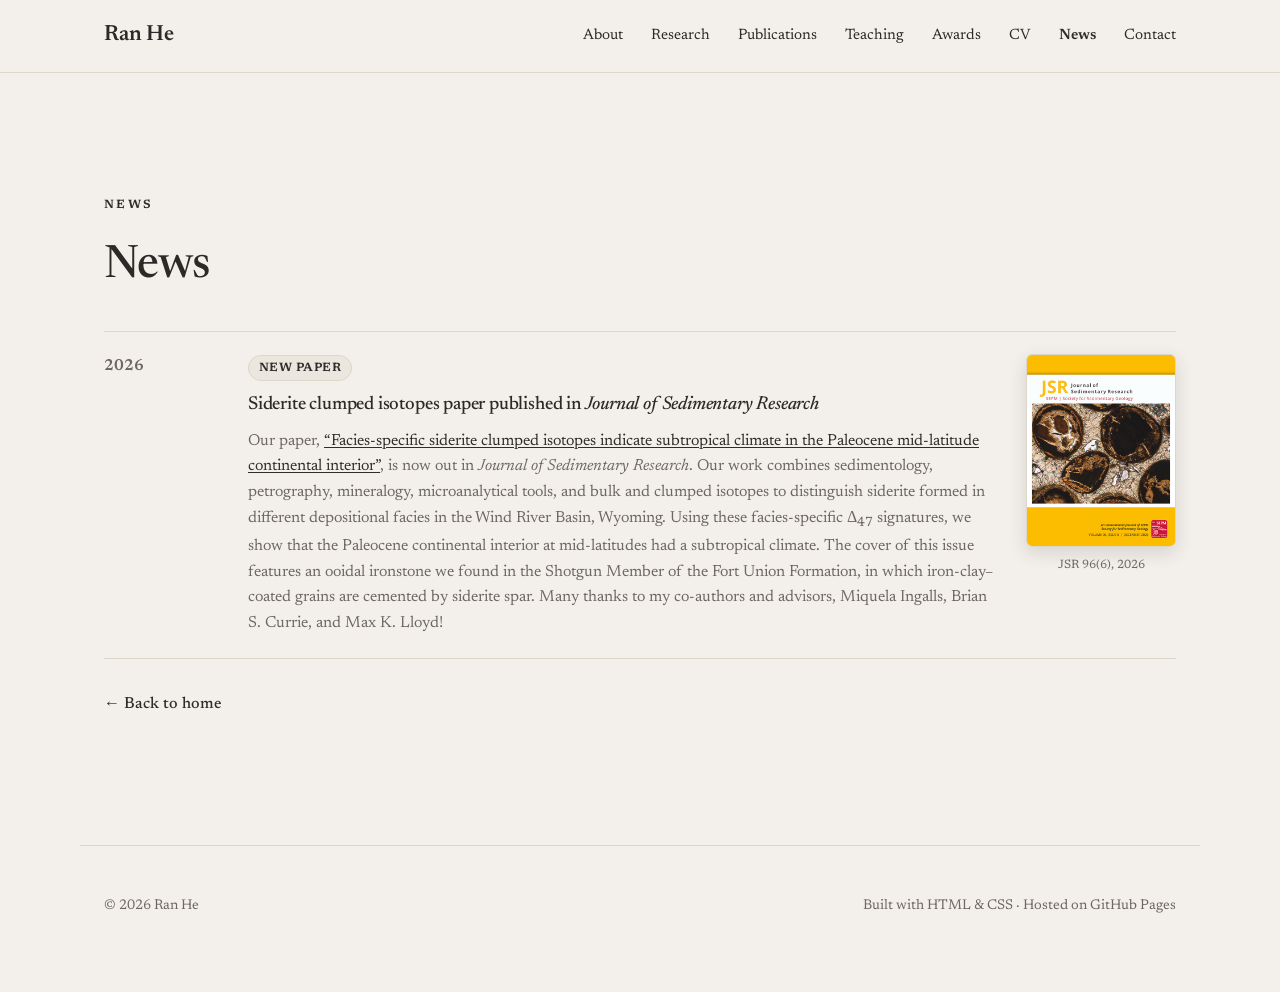
<file: news.html>
<!DOCTYPE html>
<html lang="en">
<head>
  <link rel="preconnect" href="https://fonts.googleapis.com">
  <link rel="preconnect" href="https://fonts.gstatic.com" crossorigin>
  <link href="https://fonts.googleapis.com/css2?family=Newsreader:ital,opsz,wght@0,6..72,300..700;1,6..72,300..600&display=swap" rel="stylesheet">
  <meta charset="UTF-8">
  <meta name="viewport" content="width=device-width, initial-scale=1.0">

  <title>News | Ran He</title>
  <meta name="description" content="News and updates from Ran He">

  <link rel="stylesheet" href="style.css">

  <!-- ===== Warm stone theme: overrides the colors in style.css ===== -->
  <style>
    :root {
      --sky-bg:          #f3f0eb;  /* page background (warm ivory) */
      --sky-surface:     #faf8f4;  /* cards */
      --sky-tint:        #ebe6de;  /* light stone panels */
      --sky-border:      #ddd6ca;
      --sky-accent:      #8c7f6c;  /* taupe accent */
      --sky-accent-dark: #2e2d2b;  /* links, buttons, labels (charcoal) */
      --sky-ink:         #2b2a28;  /* main text */
      --sky-muted:       #6d675f;  /* secondary text */
    }

    body { background: var(--sky-bg); color: var(--sky-ink); }

    nav { background: rgba(243, 240, 235, 0.94); border-bottom: 1px solid var(--sky-border); }
    nav a, .name, .nav-links a { color: var(--sky-ink); }
    .nav-links a:hover { color: var(--sky-accent-dark); }

    h1, h2, h3 { color: var(--sky-ink); }
    .eyebrow, .section-label, .number, .year { color: var(--sky-accent-dark); }
    .hero-description, .section-intro, .journal { color: var(--sky-muted); }

    .button.primary {
      background: var(--sky-accent-dark);
      border-color: var(--sky-accent-dark);
      color: #fff;
    }
    .button.primary:hover { background: #111; border-color: #111; }
    /* Secondary button now matches the primary (both filled) */
    .button.secondary {
      background: var(--sky-accent-dark);
      border: 1px solid var(--sky-accent-dark);
      color: #fff;
    }
    .button.secondary:hover { background: #111; border-color: #111; }

    .hero-card, .research-card { background: var(--sky-surface); border: 1px solid var(--sky-border); }
    .photo-placeholder { background: var(--sky-tint); color: var(--sky-accent-dark); overflow: hidden; padding: 0; }
    .photo-placeholder img { display: block; width: 100%; height: 100%; object-fit: cover; border-radius: inherit; }
    .cv-box { background: var(--sky-tint); border: 1px solid var(--sky-border); }
    .publication { border-color: var(--sky-border); }

    .contact-links a { color: var(--sky-accent-dark); border-color: var(--sky-border); }
    .contact-links a:hover { background: var(--sky-tint); }

    footer { color: var(--sky-muted); border-color: var(--sky-border); }

    /* Publication links */
    .section-intro a { color: var(--sky-accent-dark); text-decoration: underline; text-underline-offset: 2px; }
    .section-intro a:hover { color: #000; }
    .publication h3 a { color: inherit; text-decoration: none; }
    .publication h3 a:hover { color: var(--sky-accent-dark); text-decoration: underline; }

    /* Research project cards: 2 x 2 grid, 1 column on phones */
    .research-grid { display: grid; grid-template-columns: repeat(2, minmax(0, 1fr)); gap: 24px; }
    @media (max-width: 720px) { .research-grid { grid-template-columns: 1fr; } }
    .card-link { margin-top: 12px; }
    .card-link a { color: var(--sky-accent-dark); font-weight: 500; text-decoration: none; }
    .card-link a:hover { text-decoration: underline; }

    /* Merged TA entry */
    .ta-list { list-style: none; padding: 0; margin: 8px 0 0; }
    .ta-list li { padding: 6px 0; }
    .ta-list li strong { font-weight: 500; }
    .ta-list li p { margin: 4px 0 0; }

    /* ===== Mobile menu (☰ button + pop-up list) ===== */
    .nav-container { position: relative; }
    .menu-toggle {
      display: none;                      /* shown by script when the top links are hidden */
      margin-left: auto; width: 44px; height: 44px; padding: 0;
      background: transparent; border: 1px solid var(--sky-border); border-radius: 10px;
      cursor: pointer; align-items: center; justify-content: center; flex-direction: column; gap: 5px;
    }
    .menu-toggle span {
      display: block; width: 20px; height: 2px; border-radius: 2px;
      background: var(--sky-ink); transition: transform 0.2s, opacity 0.2s;
    }
    nav.links-hidden .menu-toggle { display: inline-flex; }
    nav.menu-open .menu-toggle span:nth-child(1) { transform: translateY(7px) rotate(45deg); }
    nav.menu-open .menu-toggle span:nth-child(2) { opacity: 0; }
    nav.menu-open .menu-toggle span:nth-child(3) { transform: translateY(-7px) rotate(-45deg); }

    .mobile-menu {
      display: none; position: absolute; right: 16px; top: calc(100% + 8px);
      min-width: 200px; padding: 8px; z-index: 200;
      background: var(--sky-surface); border: 1px solid var(--sky-border); border-radius: 14px;
      box-shadow: 0 12px 32px rgba(43, 42, 40, 0.12);
    }
    nav.menu-open .mobile-menu { display: block; }
    .mobile-menu a {
      display: block; padding: 11px 14px; border-radius: 9px;
      color: var(--sky-ink); text-decoration: none; font-size: 1rem;
    }
    .mobile-menu a:hover, .mobile-menu a:focus-visible { background: var(--sky-tint); color: var(--sky-accent-dark); }

    /* ===== News ===== */
    .news-list { list-style: none; padding: 0; margin: 8px 0 0; }
    .news-item {
      display: grid; grid-template-columns: 120px minmax(0, 1fr); gap: 24px;
      padding: 22px 0; border-top: 1px solid var(--sky-border);
    }
    .news-item:last-child { border-bottom: 1px solid var(--sky-border); }
    @media (max-width: 720px) { .news-item { grid-template-columns: 1fr; gap: 6px; } }
    .news-date { margin: 0; font-weight: 600; color: var(--sky-accent-dark); }
    .news-tag {
      display: inline-block; margin: 0 0 8px; padding: 2px 10px;
      font-size: 12px; font-weight: 600; letter-spacing: 0.04em; text-transform: uppercase;
      color: var(--sky-accent-dark); background: var(--sky-tint);
      border: 1px solid var(--sky-border); border-radius: 999px;
    }
    .news-item h3 { margin: 0 0 8px; }
    .news-item p { margin: 0; color: var(--sky-muted); line-height: 1.6; }
    .news-item a { color: var(--sky-accent-dark); text-decoration: underline; text-underline-offset: 2px; }
    .news-item a:hover { color: #000; }

    /* Cover image next to a news post */
    .news-body { display: flex; gap: 24px; align-items: flex-start; }
    .news-cover {
      flex: none; width: 150px; margin: 0;
    }
    .news-cover img {
      display: block; width: 100%; height: auto; border-radius: 6px;
      border: 1px solid var(--sky-border);
      box-shadow: 0 6px 18px rgba(43, 42, 40, 0.14);
    }
    .news-cover a { text-decoration: none; }
    .news-cover figcaption { margin-top: 8px; font-size: 12px; color: var(--sky-muted); text-align: center; }
    @media (max-width: 720px) {
      .news-body { flex-direction: column; }
      .news-cover { width: 140px; }
    }

    /* News page */
    .nav-links a[aria-current="page"], .mobile-menu a[aria-current="page"] { color: var(--sky-accent-dark); font-weight: 600; }
    .back-link { margin-top: 32px; }
    .back-link a { color: var(--sky-accent-dark); font-weight: 500; text-decoration: none; }
    .back-link a:hover { text-decoration: underline; }
  </style>
</head>

<body>

  <nav>
    <div class="nav-container">
      <a class="name" href="index.html">Ran He</a>

      <div class="nav-links">
        <a href="index.html#about">About</a>
        <a href="index.html#research">Research</a>
        <a href="index.html#publications">Publications</a>
        <a href="index.html#teaching">Teaching</a>
        <a href="index.html#awards">Awards</a>
        <a href="index.html#cv">CV</a>
        <a href="news.html" aria-current="page">News</a>
        <a href="index.html#contact">Contact</a>
      </div>

      <!-- Mobile: ☰ button + pop-up menu -->
      <button class="menu-toggle" type="button" aria-label="Open menu" aria-expanded="false" aria-controls="mobile-menu">
        <span></span><span></span><span></span>
      </button>

      <div class="mobile-menu" id="mobile-menu">
        <a href="index.html#about">About</a>
        <a href="index.html#research">Research</a>
        <a href="index.html#publications">Publications</a>
        <a href="index.html#teaching">Teaching</a>
        <a href="index.html#awards">Awards</a>
        <a href="index.html#cv">CV</a>
        <a href="news.html" aria-current="page">News</a>
        <a href="index.html#field-areas">Field Areas</a>
        <a href="index.html#contact">Contact</a>
      </div>
    </div>
  </nav>


  <main>

    <!-- NEWS -->
    <!-- To add a post: copy one <li class="news-item"> block and paste it at the TOP of the list (newest first). -->
    <section id="news">

      <p class="section-label">NEWS</p>

      <h2>News</h2>

      <ul class="news-list">

        <li class="news-item">
          <p class="news-date">2026</p>  <!-- e.g. change to "Jun 2026" -->
          <div class="news-body">
            <div>
            <span class="news-tag">New paper</span>
            <h3>Siderite clumped isotopes paper published in <em>Journal of Sedimentary Research</em></h3>
            <p>
              Our paper, <a href="https://doi.org/10.2110/jsr.2026.008" target="_blank" rel="noopener">“Facies-specific
              siderite clumped isotopes indicate subtropical climate in the Paleocene mid-latitude continental
              interior”</a>, is now out in <em>Journal of Sedimentary Research</em>. Our work combines
              sedimentology, petrography, mineralogy, microanalytical tools, and bulk and clumped isotopes to
              distinguish siderite formed in different depositional facies in the Wind River Basin, Wyoming. Using
              these facies-specific &Delta;<sub>47</sub> signatures, we show that the Paleocene continental interior
              at mid-latitudes had a subtropical climate. The cover of this issue features an ooidal ironstone we
              found in the Shotgun Member of the Fort Union Formation, in which iron-clay–coated grains are cemented
              by siderite spar. Many thanks to my co-authors and advisors, Miquela Ingalls, Brian S. Currie, and
              Max K. Lloyd!
            </p>
            </div>
            <!-- Cover image: put the file "jsr-cover.jpg" next to news.html (hidden automatically if missing) -->
            <figure class="news-cover">
              <a href="https://doi.org/10.2110/jsr.2026.008" target="_blank" rel="noopener">
                <img src="jsr-cover.jpg" alt="Cover of Journal of Sedimentary Research, volume 96, issue 6"
                     onerror="this.closest('figure').style.display='none'">
              </a>
              <figcaption>JSR 96(6), 2026</figcaption>
            </figure>
          </div>
        </li>

      </ul>

      <p class="back-link"><a href="index.html">&larr; Back to home</a></p>

    </section>

  </main>


  <footer>
    <p>© 2026 Ran He</p>

    <p>
      Built with HTML & CSS · Hosted on GitHub Pages
    </p>
  </footer>


  <!-- ===== Mobile menu ===== -->
  <script>
    (function () {
      var nav = document.querySelector("body > nav");
      var links = nav.querySelector(".nav-links");
      var btn = nav.querySelector(".menu-toggle");
      var menu = nav.querySelector(".mobile-menu");

      function setOpen(open) {
        nav.classList.toggle("menu-open", open);
        btn.setAttribute("aria-expanded", open ? "true" : "false");
        btn.setAttribute("aria-label", open ? "Close menu" : "Open menu");
      }

      // Show the ☰ button whenever style.css hides the top links (phones, narrow windows)
      function check() {
        var hidden = getComputedStyle(links).display === "none";
        nav.classList.toggle("links-hidden", hidden);
        if (!hidden) setOpen(false);
      }

      btn.addEventListener("click", function (e) {
        e.stopPropagation();
        setOpen(!nav.classList.contains("menu-open"));
      });
      menu.addEventListener("click", function (e) {
        if (e.target.tagName === "A") setOpen(false);       // close after choosing
      });
      document.addEventListener("click", function (e) {
        if (!nav.contains(e.target)) setOpen(false);         // tap outside closes
      });
      document.addEventListener("keydown", function (e) {
        if (e.key === "Escape") setOpen(false);
      });
      window.addEventListener("resize", check);
      check();
    })();
  </script>



</body>
</html>
</file>
<file: style.css>
:root {
  --background: #f4f1ea;
  --surface: #ffffff;
  --text: #1b1915;
  --muted: #6c665b;
  --accent: #a6482e;
  --accent-light: #ece2d6;
  --border: #e2dace;
  --max-width: 1120px;

  --font-display: "Newsreader", Georgia, "Times New Roman", serif;
  --font-body: "Newsreader", Georgia, "Times New Roman", serif;
}

* { box-sizing: border-box; }
html { scroll-behavior: smooth; }

body {
  margin: 0;
  font-family: var(--font-body);
  font-optical-sizing: auto;
  background: var(--background);
  color: var(--text);
  line-height: 1.7;
}

h1, h2, h3, .name {
  font-family: var(--font-display);
  font-optical-sizing: auto;
  font-weight: 500;
  letter-spacing: -0.01em;
}

a { color: inherit; text-decoration: none; }

/* NAV */
nav {
  position: sticky;
  top: 0;
  z-index: 10;
  background: rgba(244, 241, 234, 0.92);
  backdrop-filter: blur(12px);
  border-bottom: 1px solid var(--border);
}
.nav-container {
  max-width: var(--max-width);
  margin: auto;
  height: 72px;
  padding: 0 24px;
  display: flex;
  align-items: center;
  justify-content: space-between;
}
.name { font-weight: 600; font-size: 22px; }
.nav-links { display: flex; gap: 28px; font-size: 15px; }
.nav-links a:hover { color: var(--accent); }

/* LAYOUT */
main { max-width: var(--max-width); margin: auto; padding: 0 24px; }
section { padding: 110px 0; }

/* HERO */
.hero {
  min-height: calc(100vh - 72px);
  display: grid;
  grid-template-columns: 1.6fr 0.8fr;
  gap: 90px;
  align-items: center;
}
.eyebrow,
.section-label {
  font-family: var(--font-body);
  font-size: 12px;
  letter-spacing: 0.2em;
  text-transform: uppercase;
  font-weight: 600;
  color: var(--accent);
}
.hero h1 {
  font-size: clamp(48px, 7vw, 84px);
  line-height: 1.03;
  margin: 18px 0 30px;
  letter-spacing: -0.02em;
  font-weight: 500;
}
.hero h1 span { color: var(--accent); font-style: italic; }
.hero-description {
  font-size: 21px;
  line-height: 1.6;
  max-width: 700px;
  color: var(--muted);
}
.buttons { margin-top: 40px; display: flex; gap: 14px; }
.button {
  font-family: var(--font-body);
  display: inline-block;
  padding: 13px 24px;
  border-radius: 8px;
  font-weight: 600;
  font-size: 15px;
}
.primary { background: var(--accent); color: white; }
.secondary { border: 1px solid var(--border); background: var(--surface); }

/* HERO CARD */
.hero-card {
  background: var(--surface);
  border: 1px solid var(--border);
  border-radius: 18px;
  padding: 24px;
  box-shadow: 0 12px 35px rgba(0, 0, 0, 0.05);
}
.photo-placeholder {
  width: 100%;
  aspect-ratio: 4 / 5;
  background: var(--accent-light);
  display: flex;
  justify-content: center;
  align-items: center;
  border-radius: 12px;
  color: var(--accent);
  font-size: 12px;
  letter-spacing: 0.12em;
}
.hero-card h2 { margin-bottom: 3px; font-size: 24px; }
.hero-card p { margin: 0; color: var(--muted); }

/* SECTION HEADINGS */
section > h2 {
  font-size: 46px;
  margin: 8px 0 25px;
  letter-spacing: -0.02em;
  font-weight: 500;
}
.section-intro { max-width: 800px; font-size: 20px; color: var(--muted); }

/* RESEARCH */
.research-grid {
  display: grid;
  grid-template-columns: repeat(3, 1fr);
  gap: 22px;
  margin-top: 45px;
}
.research-card {
  background: var(--surface);
  padding: 30px;
  border: 1px solid var(--border);
  border-radius: 14px;
}
.research-card .number {
  font-family: var(--font-body);
  color: var(--accent);
  font-size: 13px;
  font-weight: 700;
  margin-bottom: 45px;
}
.research-card h3 { font-size: 22px; margin-bottom: 15px; }
.research-card p { color: var(--muted); }

/* PUBLICATIONS */
.publication {
  display: grid;
  grid-template-columns: 100px 1fr;
  border-top: 1px solid var(--border);
  padding: 28px 0;
}
.publication:last-child { border-bottom: 1px solid var(--border); }
.publication h3 { margin: 0 0 6px; font-size: 21px; line-height: 1.4; }
.publication p { margin: 4px 0; }
.year { color: var(--accent); font-weight: 700; }
.journal { color: var(--muted); font-style: italic; }

/* CV */
.cv-box {
  padding: 45px;
  background: var(--accent-light);
  border-radius: 18px;
  display: flex;
  align-items: center;
  justify-content: space-between;
  gap: 40px;
}
.cv-box h2 { font-size: 44px; margin: 7px 0; letter-spacing: -0.02em; }

/* CONTACT */
.contact-links { margin-top: 35px; display: flex; flex-wrap: wrap; gap: 20px; }
.contact-links a { padding-bottom: 3px; border-bottom: 1px solid var(--accent); }

/* FOOTER */
footer {
  max-width: var(--max-width);
  margin: auto;
  padding: 35px 24px 60px;
  border-top: 1px solid var(--border);
  display: flex;
  justify-content: space-between;
  color: var(--muted);
  font-size: 14px;
}

/* MOBILE */
@media (max-width: 800px) {
  .nav-links { display: none; }
  .hero { grid-template-columns: 1fr; padding-top: 70px; gap: 50px; }
  .hero-card { max-width: 400px; }
  .research-grid { grid-template-columns: 1fr; }
  .publication { grid-template-columns: 1fr; }
  .cv-box { flex-direction: column; align-items: flex-start; }
  footer { flex-direction: column; }
}
</file>
